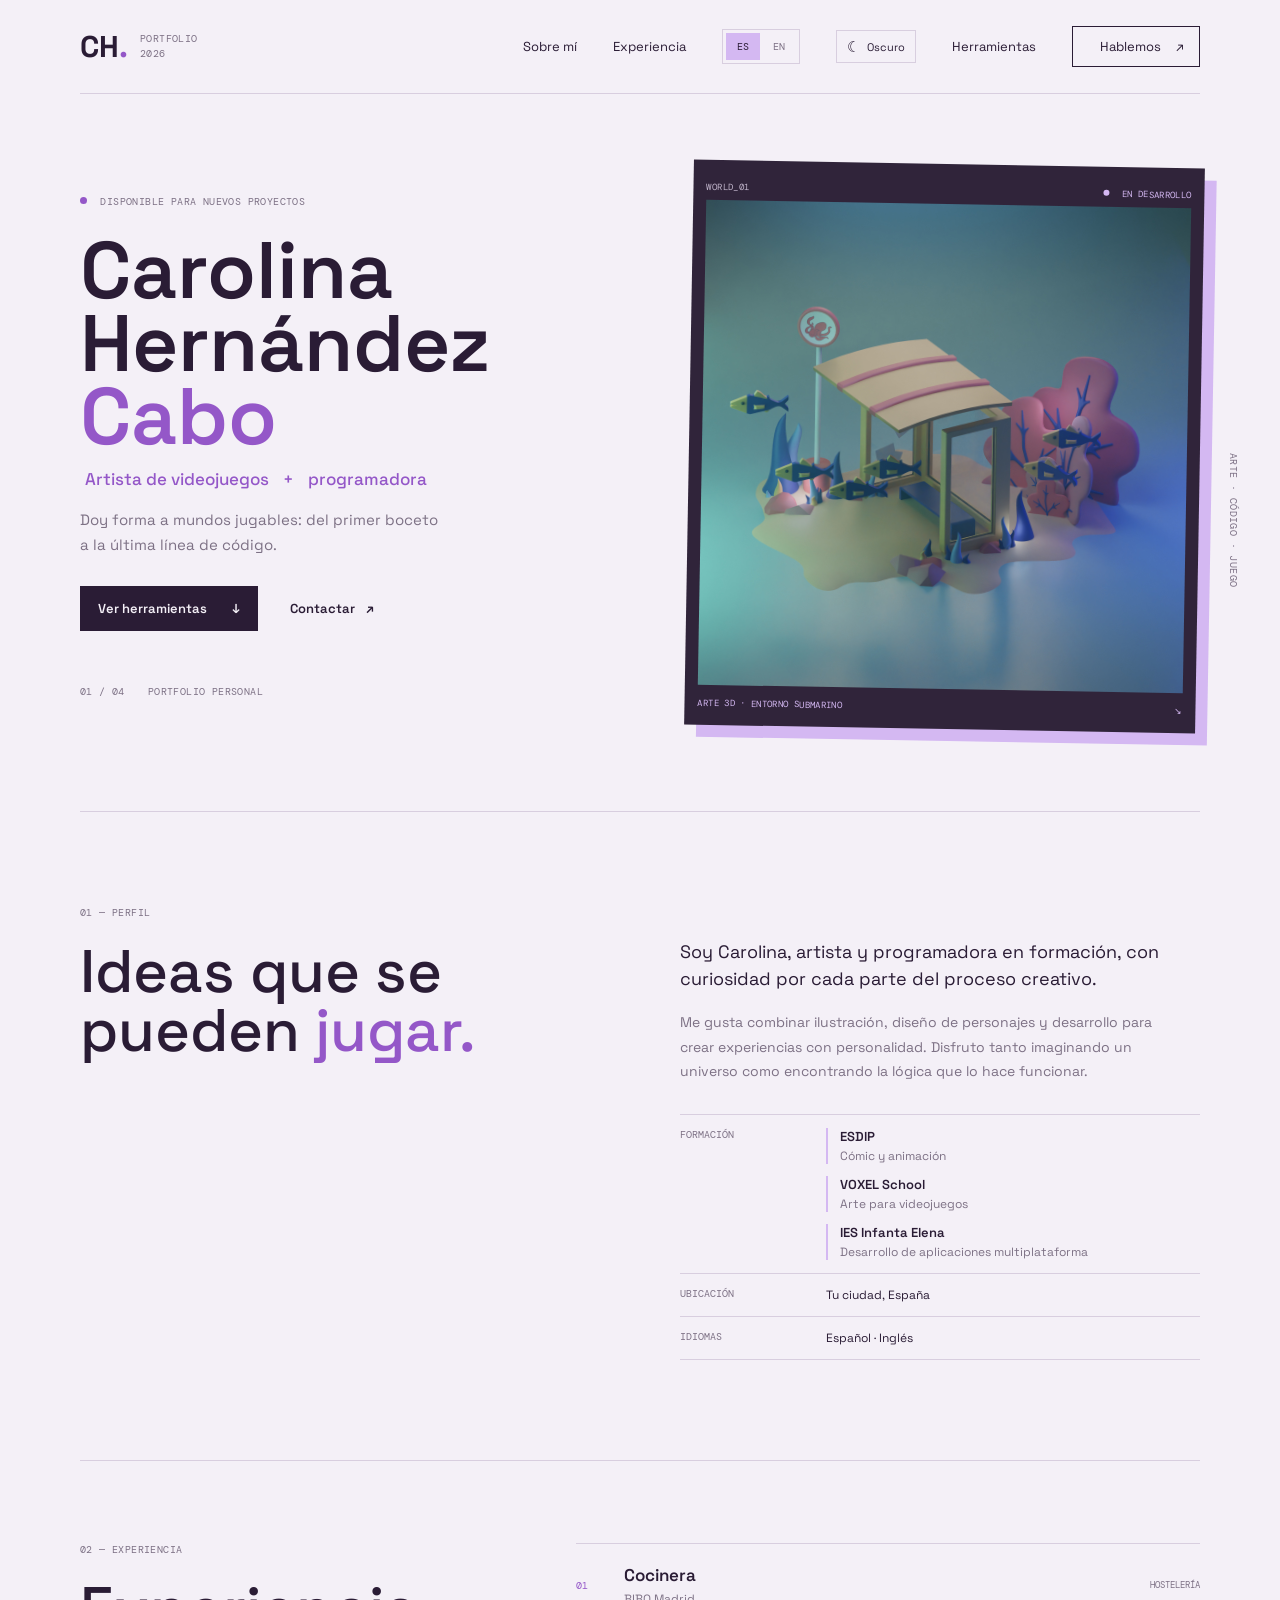
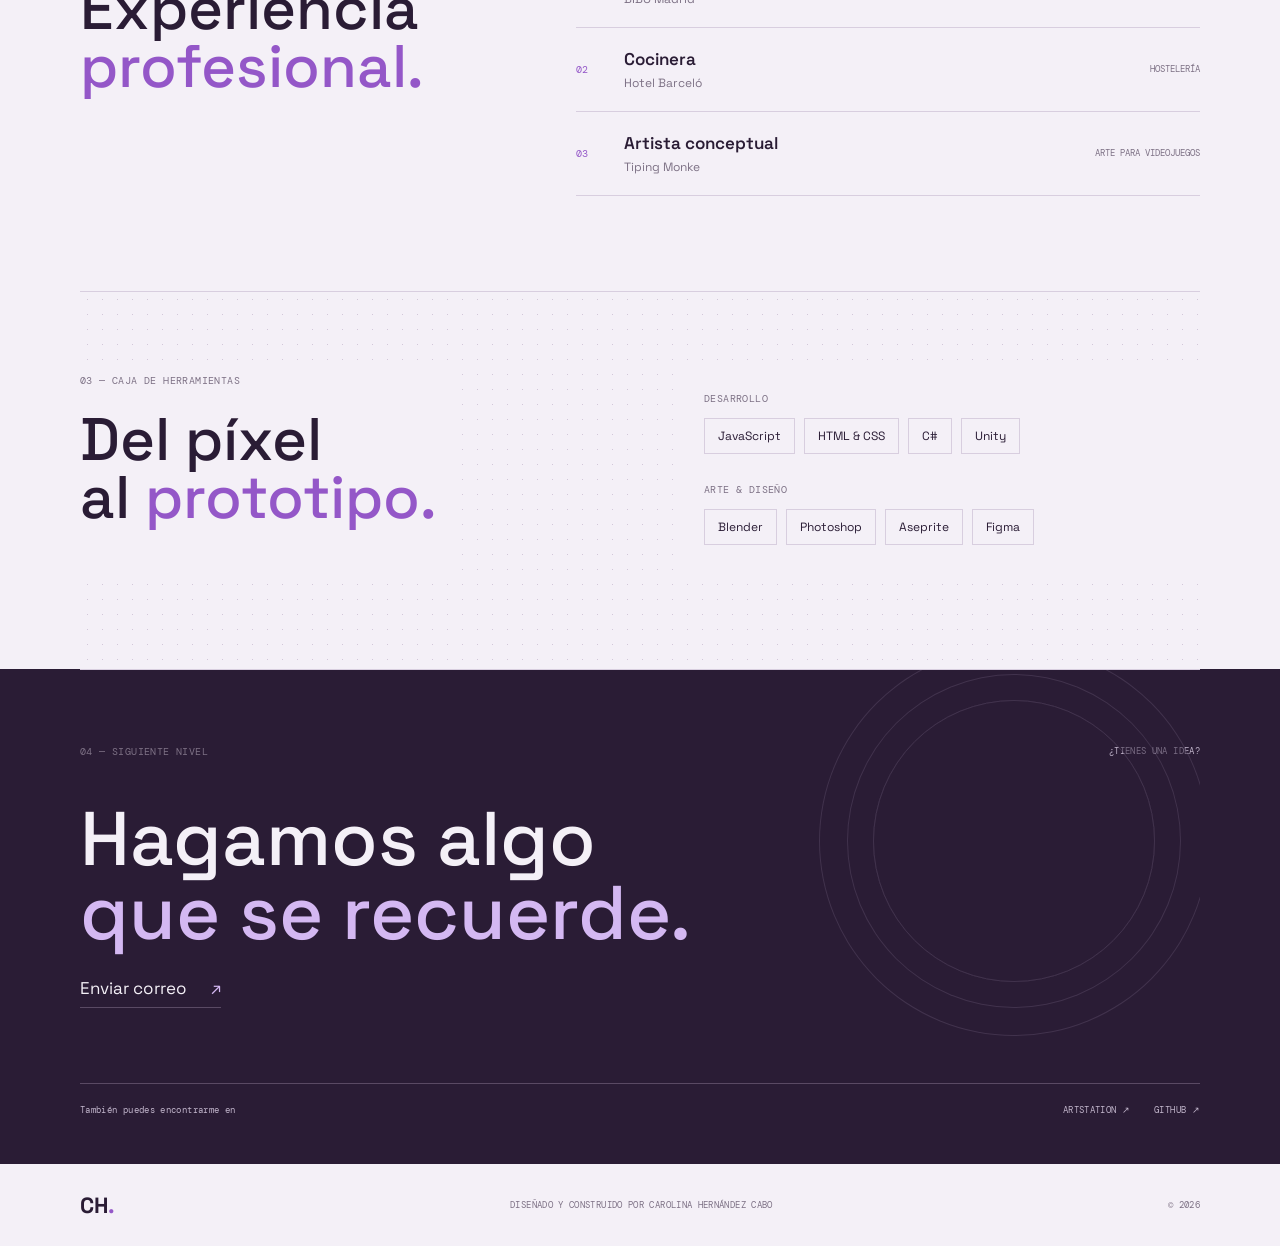
<file: index.html>
<!doctype html>
<html lang="es">
<head>
  <meta charset="utf-8">
  <meta name="viewport" content="width=device-width, initial-scale=1">
  <meta http-equiv="refresh" content="0; url=CV.html">
  <title>Carolina Hernández Cabo | CV</title>
  <script>window.location.replace(new URL('CV.html', window.location.href));</script>
</head>
<body>
  <p>Abriendo el CV. <a href="CV.html">Continuar al CV</a>.</p>
</body>
</html>
</file>
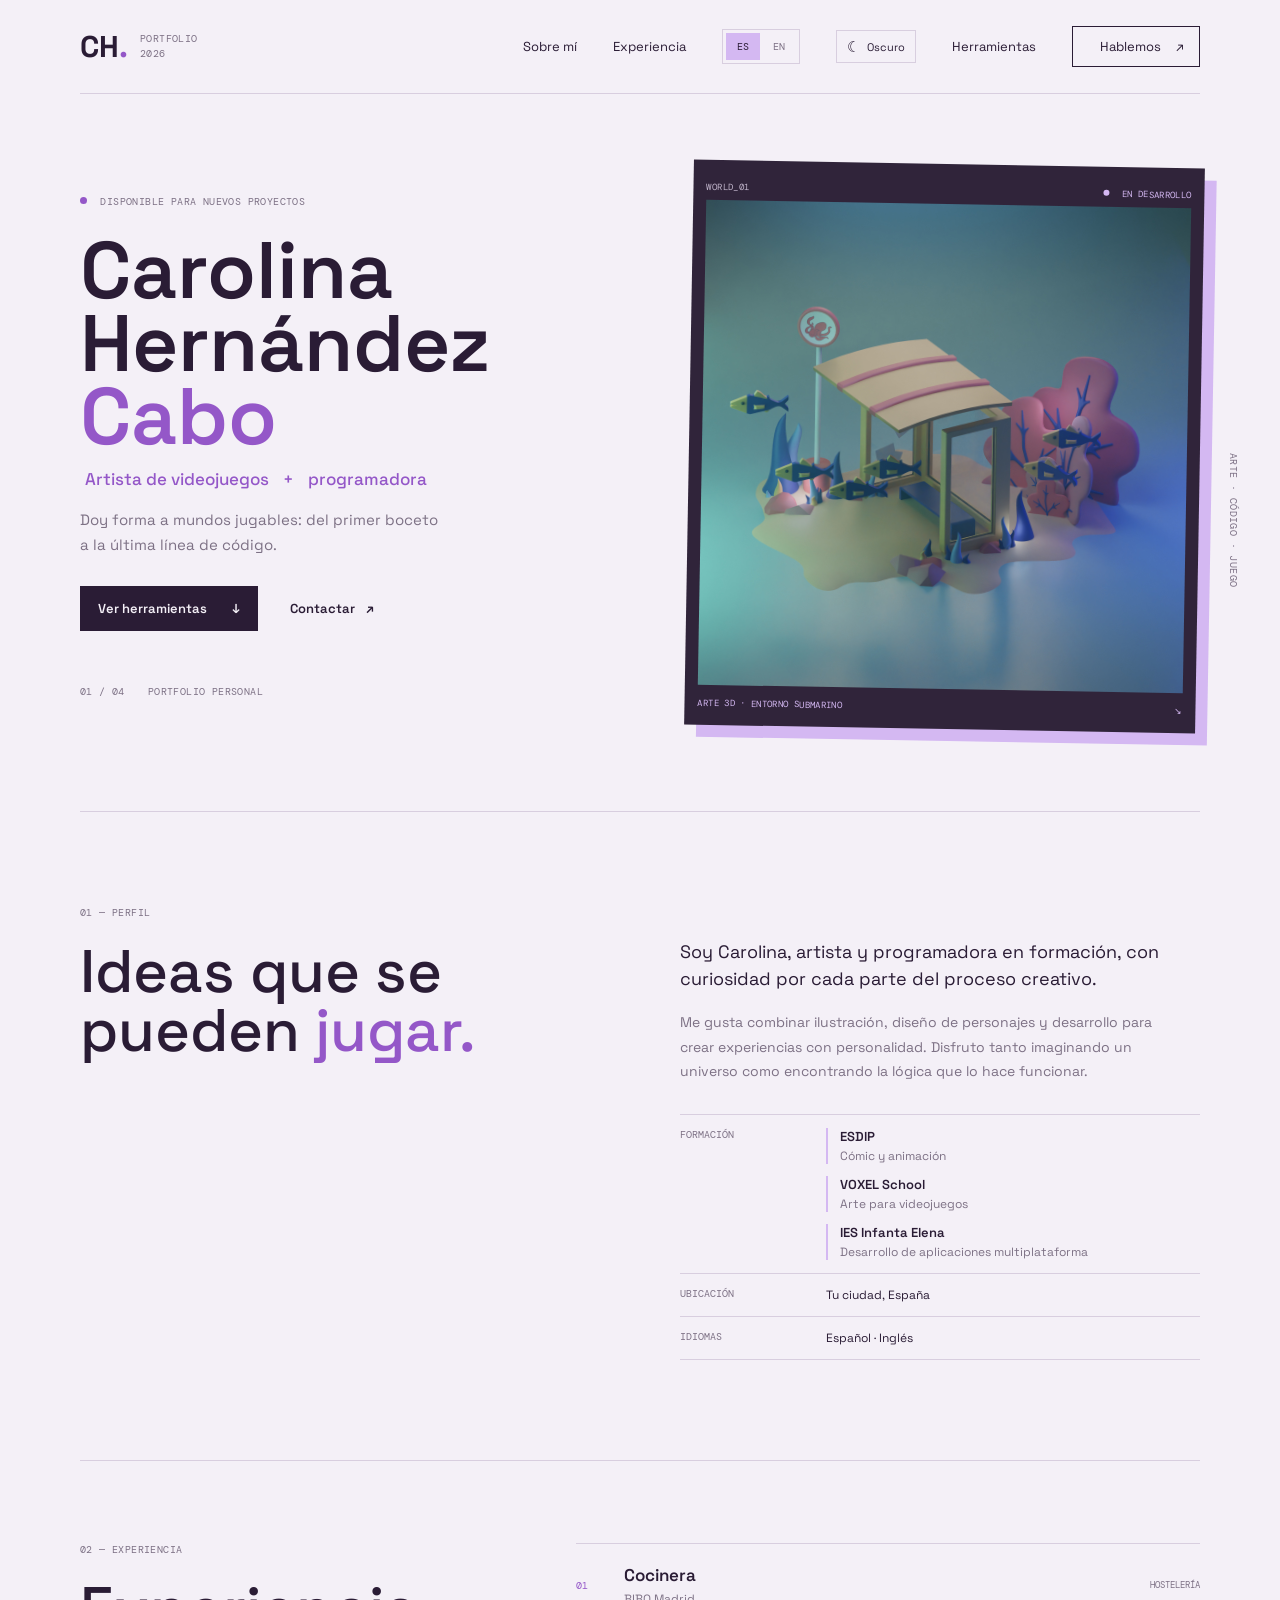
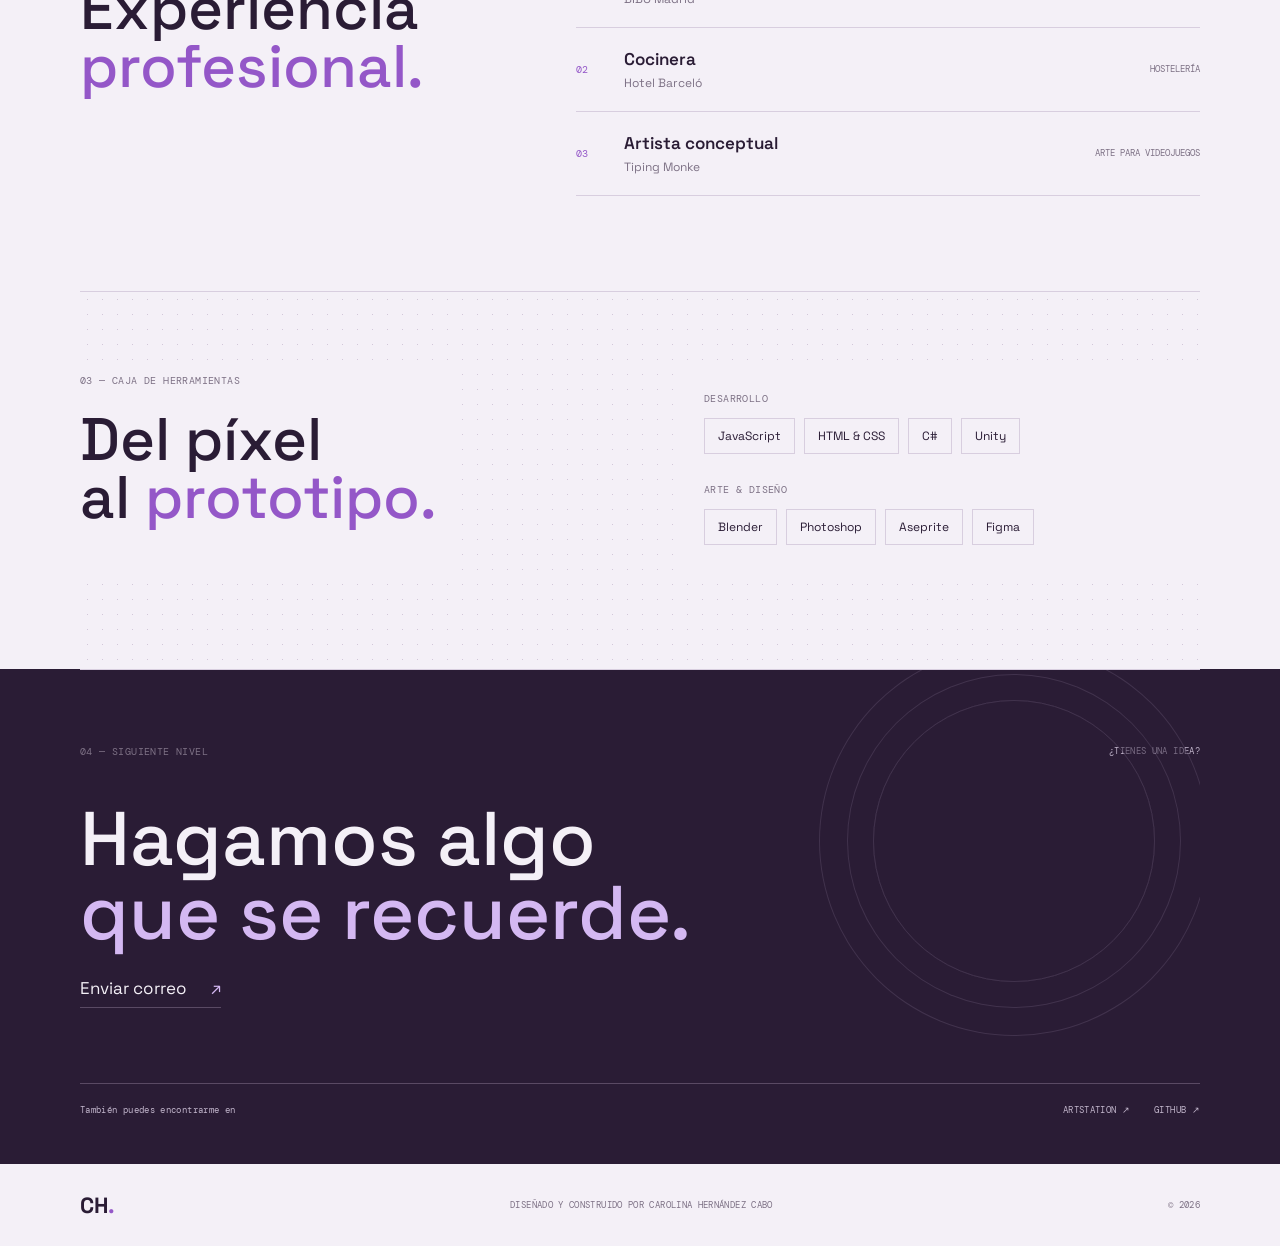
<file: CV.html>
<!doctype html>
<html lang="es">
<head>
	<meta charset="utf-8">
	<meta name="viewport" content="width=device-width, initial-scale=1">
	<meta name="theme-color" content="#f2f0e9">
	<meta name="robots" content="noindex, nofollow, noarchive">
	<meta id="page-description" name="description" content="Portfolio de Carolina Hernández Cabo, artista de videojuegos y programadora.">
	<title data-i18n="page.title">Carolina Hernández Cabo | Artista y programadora</title>
	<link rel="preconnect" href="https://fonts.googleapis.com">
	<link rel="preconnect" href="https://fonts.gstatic.com" crossorigin>
	<link href="https://fonts.googleapis.com/css2?family=DM+Mono:wght@400;500&family=Space+Grotesk:wght@400;500;600;700&display=swap" rel="stylesheet">
	<link rel="stylesheet" href="styles.css">
	<script src="script.js" defer></script>
</head>
<body>
	<header class="site-header">
		<a class="wordmark" href="#inicio" aria-label="Carolina Hernández Cabo, inicio" data-i18n-aria="brand.home">
			<span class="wordmark-mark">CH<span>.</span></span>
			<span class="wordmark-label">PORTFOLIO<br>2026</span>
		</a>
		<button class="menu-toggle" type="button" aria-label="Abrir menú" data-i18n-aria="menu.open" aria-expanded="false" aria-controls="main-nav">
			<span></span><span></span>
		</button>
		<nav class="main-nav" id="main-nav" aria-label="Navegación principal" data-i18n-aria="nav.label">
			<a href="#sobre-mi" data-i18n="nav.about">Sobre mí</a>
			<a href="#experiencia" data-i18n="nav.experience">Experiencia</a>
			<div class="language-switch" role="group" aria-label="Seleccionar idioma" data-i18n-aria="language.label">
				<button type="button" data-language="es" aria-label="Español" aria-pressed="true" data-i18n-aria="language.spanish">ES</button>
				<button type="button" data-language="en" aria-label="Inglés" aria-pressed="false" data-i18n-aria="language.english">EN</button>
			</div>
			<button class="theme-toggle" id="theme-toggle" type="button" aria-label="Cambiar a tema oscuro" title="Cambiar a tema oscuro" aria-pressed="false">
				<span class="theme-icon" aria-hidden="true">☾</span><span class="theme-label">Oscuro</span>
			</button>
			<a href="#herramientas" data-i18n="nav.tools">Herramientas</a>
			<a class="nav-contact" href="#contacto"><span data-i18n="nav.contact">Hablemos</span> <span aria-hidden="true">↗</span></a>
		</nav>
	</header>

	<main>
		<section class="hero page-wrap" id="inicio" aria-labelledby="hero-title">
			<div class="hero-copy">
				<p class="eyebrow"><span class="status-dot"></span> <span data-i18n="hero.availability">DISPONIBLE PARA NUEVOS PROYECTOS</span></p>
				<h1 id="hero-title">Carolina<br>Hernández <span>Cabo</span></h1>
				<p class="hero-role"><span data-i18n="hero.artist">Artista de videojuegos</span> <span>+</span> <span data-i18n="hero.programmer">programadora</span></p>
				<p class="hero-intro" data-i18n="hero.intro">Doy forma a mundos jugables: del primer boceto a la última línea de código.</p>
				<div class="hero-actions">
					<a class="button button-dark" href="#herramientas"><span data-i18n="hero.tools">Ver herramientas</span> <span aria-hidden="true">↓</span></a>
					<a class="text-link" href="#contacto"><span data-i18n="hero.contact">Contactar</span> <span aria-hidden="true">↗</span></a>
				</div>
				<div class="hero-index"><span>01 / 04</span><span data-i18n="hero.portfolio">PORTFOLIO PERSONAL</span></div>
			</div>

			<div class="scene-wrap" aria-label="Ilustración 3D de un entorno submarino" data-i18n-aria="scene.label">
				<div class="scene-topline"><span>WORLD_01</span><span class="scene-live"><i></i> <span data-i18n="scene.status">EN DESARROLLO</span></span></div>
				<img id="scene-image" src="Coralito.jpg" width="2000" height="2000" alt="Escena submarina 3D con un refugio, peces y coral" data-i18n-alt="scene.image">
				<div class="scene-caption"><span data-i18n="scene.caption">ARTE 3D · ENTORNO SUBMARINO</span><span>↘</span></div>
			</div>
			<span class="hero-side-note" aria-hidden="true" data-i18n="hero.sideNote">ARTE · CÓDIGO · JUEGO</span>
		</section>
		<section class="about section-wrap" id="sobre-mi" aria-labelledby="about-title">
			<div class="section-heading">
				<p class="eyebrow" data-i18n="about.label">01 — PERFIL</p>
				<h2 id="about-title" data-i18n-html="about.title">Ideas que se<br>pueden <em>jugar.</em></h2>
			</div>
			<div class="about-copy">
				<p class="about-lead" data-i18n="about.lead">Soy Carolina, artista y programadora en formación, con curiosidad por cada parte del proceso creativo.</p>
				<p data-i18n="about.copy">Me gusta combinar ilustración, diseño de personajes y desarrollo para crear experiencias con personalidad. Disfruto tanto imaginando un universo como encontrando la lógica que lo hace funcionar.</p>
				<div class="about-facts">
					<div class="education-fact">
						<span class="fact-label" data-i18n="about.educationLabel">FORMACIÓN</span>
						<ul class="education-list">
							<li><strong>ESDIP</strong><span data-i18n="about.educationEsdip">Cómic y animación</span></li>
							<li><strong>VOXEL School</strong><span data-i18n="about.educationVoxel">Arte para videojuegos</span></li>
							<li><strong>IES Infanta Elena</strong><span data-i18n="about.educationIes">Desarrollo de aplicaciones multiplataforma</span></li>
						</ul>
					</div>
					<div><span class="fact-label" data-i18n="about.locationLabel">UBICACIÓN</span><span data-i18n="about.location">Galapagar, España</span></div>
					<div><span class="fact-label" data-i18n="about.languagesLabel">IDIOMAS</span><span data-i18n="about.languages">Español · Inglés</span></div>
				</div>
			</div>
		</section>

		<section class="experience section-wrap" id="experiencia" aria-labelledby="experience-title">
			<div class="section-heading">
				<p class="eyebrow" data-i18n="experience.label">02 — EXPERIENCIA</p>
				<h2 id="experience-title" data-i18n-html="experience.title">Experiencia<br><em>profesional.</em></h2>
			</div>
			<ol class="experience-list">
				<li>
					<span class="experience-index">01</span>
					<div class="experience-info"><h3 data-i18n="experience.oneRole">Cocinera</h3><p>BIBO Madrid</p></div>
					<span class="experience-kind" data-i18n="experience.hospitality">HOSTELERÍA</span>
				</li>
				<li>
					<span class="experience-index">02</span>
					<div class="experience-info"><h3 data-i18n="experience.twoRole">Cocinera</h3><p>Hotel Barceló</p></div>
					<span class="experience-kind" data-i18n="experience.hospitality">HOSTELERÍA</span>
				</li>
				<li>
					<span class="experience-index">03</span>
					<div class="experience-info"><h3 data-i18n="experience.threeRole">Artista conceptual</h3><p>Tiping Monke</p></div>
					<span class="experience-kind" data-i18n="experience.art">ARTE PARA VIDEOJUEGOS</span>
				</li>
			</ol>
		</section>

		<section class="toolkit section-wrap" id="herramientas" aria-labelledby="toolkit-title">
			<div class="toolkit-heading">
				<p class="eyebrow" data-i18n="toolkit.label">03 — CAJA DE HERRAMIENTAS</p>
				<h2 id="toolkit-title" data-i18n-html="toolkit.title">Del píxel<br>al <em>prototipo.</em></h2>
			</div>
			<div class="toolkit-groups">
				<div class="toolkit-group"><h3 data-i18n="toolkit.development">DESARROLLO</h3><div class="tool-list"><span>JavaScript</span><span>HTML &amp; CSS</span><span>C#</span><span>Unity</span></div></div>
				<div class="toolkit-group"><h3 data-i18n="toolkit.art">ARTE &amp; DISEÑO</h3><div class="tool-list"><span>Blender</span><span>Photoshop</span><span>Aseprite</span><span>Figma</span></div></div>
			</div>
		</section>

		<section class="contact section-wrap" id="contacto" aria-labelledby="contact-title">
			<div class="contact-topline"><p class="eyebrow" data-i18n="contact.label">04 — SIGUIENTE NIVEL</p><span data-i18n="contact.question">¿TIENES UNA IDEA?</span></div>
			<h2 id="contact-title" data-i18n-html="contact.title">Hagamos algo<br><em>que se recuerde.</em></h2>
			<a class="contact-link" id="contact-email" aria-label="Enviar correo electrónico" data-i18n-aria="contact.emailLink"><span data-i18n="contact.emailLabel">Enviar correo</span><span class="contact-arrow" aria-hidden="true">↗</span></a>
			<div class="contact-bottom"><span data-i18n="contact.socials">También puedes encontrarme en</span><div><a href="https://www.artstation.com/mikamiart28" target="_blank" rel="noreferrer">ARTSTATION ↗</a><a href="https://github.com/LinaHC18" target="_blank" rel="noreferrer">GITHUB ↗</a></div></div>
		</section>
	</main>

	<footer class="site-footer"><a class="footer-mark" href="#inicio">CH<span>.</span></a><span data-i18n="footer.credit">DISEÑADO Y CONSTRUIDO POR CAROLINA HERNÁNDEZ CABO</span><span>© <span id="current-year">2026</span></span></footer>
</body>
</html>
</file>
<file: styles.css>
:root {
  color-scheme: light;
  --paper: #f4f0f7;
  --ink: #2a1c35;
  --muted: #7d7185;
  --line: #d8cedf;
  --acid: #d4b8f2;
  --coral: #9457c8;
  --button-hover: #493553;
  --dot-grid: #d2c7d9;
  --contact-bg: #2a1c35;
  --contact-text: #f4f0f7;
  --contact-muted: #c2b6cc;
  --contact-line: #5a4a64;
  --contact-outline: #5b4b67;
  --mono: 'DM Mono', monospace;
  --sans: 'Space Grotesk', sans-serif;
}

:root[data-theme="dark"] {
  color-scheme: dark;
  --paper: #211a29;
  --ink: #f1e9f6;
  --muted: #b7a9c2;
  --line: #50425a;
  --acid: #b995e4;
  --coral: #d3aff1;
  --button-hover: #d8c0eb;
  --dot-grid: #47374f;
  --contact-bg: #120d16;
  --contact-text: #f3eef7;
  --contact-muted: #c2b5cb;
  --contact-line: #5a4a64;
  --contact-outline: #5b4b67;
}

* { box-sizing: border-box; }
html { scroll-behavior: smooth; }
body { margin: 0; background: var(--paper); color: var(--ink); font-family: var(--sans); }
a { color: inherit; text-decoration: none; }
button { font: inherit; }
.page-wrap, .section-wrap, .site-header, .site-footer { width: min(1120px, calc(100% - 96px)); margin-inline: auto; }
.site-header { height: 94px; display: flex; align-items: center; justify-content: space-between; border-bottom: 1px solid var(--line); }
.wordmark { display: flex; align-items: center; gap: 12px; }
.wordmark-mark, .footer-mark { font-size: 30px; font-weight: 700; letter-spacing: 0; }
.wordmark-mark span, .footer-mark span { color: var(--coral); }
.wordmark-label, .eyebrow, .hero-index, .scene-topline, .scene-caption, .scene-coordinate, .hero-side-note, .section-count, .project-number, .project-tags, .toolkit-group h3, .contact-topline > span, .contact-bottom, .site-footer > span { font-family: var(--mono); font-size: 10px; letter-spacing: .04em; }
.wordmark-label { color: var(--muted); line-height: 1.45; }
.main-nav { display: flex; align-items: center; gap: 36px; font-size: 13px; }
.main-nav a:not(.nav-contact):hover, .text-link:hover { color: var(--coral); }
.language-switch { display: flex; align-items: center; gap: 2px; padding: 3px; border: 1px solid var(--line); }
.language-switch button { min-width: 34px; padding: 7px 8px; border: 0; color: var(--muted); background: transparent; font: 10px var(--mono); cursor: pointer; }
.language-switch button[aria-pressed="true"] { color: var(--ink); background: var(--acid); }
.language-switch button:focus-visible { outline: 2px solid var(--coral); outline-offset: 2px; }
.theme-toggle { display: inline-flex; align-items: center; gap: 7px; padding: 8px 10px; border: 1px solid var(--line); color: var(--ink); background: transparent; font-size: 11px; cursor: pointer; transition: background .2s, color .2s; }
.theme-toggle:hover { background: var(--line); }
.theme-toggle:focus-visible { outline: 2px solid var(--coral); outline-offset: 2px; }
.theme-icon { font-size: 15px; line-height: 1; }
.nav-contact { border: 1px solid var(--ink); padding: 11px 15px; transition: background .2s, color .2s; }
.nav-contact:hover { color: var(--paper); background: var(--ink); }
.nav-contact span { margin-left: 12px; }
.menu-toggle { display: none; }
.hero { position: relative; min-height: 590px; display: grid; grid-template-columns: 1.05fr .95fr; align-items: center; gap: 44px; padding-block: 70px 82px; }
.hero-copy { position: relative; z-index: 1; }
.eyebrow { margin: 0; color: var(--muted); }
.status-dot, .scene-live i { display: inline-block; width: 7px; height: 7px; margin-right: 7px; border-radius: 50%; background: var(--coral); vertical-align: 1px; }
h1, h2, h3, p { margin-top: 0; }
.hero h1 { margin: 26px 0 16px; font-size: 80px; line-height: .91; letter-spacing: 0; font-weight: 600; }
.hero h1 span { color: var(--coral); }
.hero-role { font-size: 17px; font-weight: 500; }
.hero-role span { color: var(--coral); padding-inline: 5px; }
.hero-intro { max-width: 370px; margin: 18px 0 28px; color: var(--muted); font-size: 15px; line-height: 1.65; }
.hero-actions { display: flex; align-items: center; gap: 24px; }
.button { display: inline-flex; gap: 25px; align-items: center; padding: 14px 18px; font-size: 13px; font-weight: 600; }
.button-dark { color: var(--paper); background: var(--ink); transition: transform .2s, background .2s; }
.button-dark:hover { background: var(--button-hover); transform: translateY(-2px); }
.text-link { font-size: 13px; font-weight: 600; }
.text-link span { padding-left: 8px; }
.hero-index { display: flex; gap: 23px; margin-top: 54px; color: var(--muted); }
.scene-wrap { position: relative; padding: 13px; background: #30243a; color: #f4f0f7; box-shadow: 12px 12px 0 var(--acid); transform: rotate(1deg); }
.scene-topline, .scene-caption { display: flex; justify-content: space-between; align-items: center; min-height: 27px; color: var(--contact-muted); font-size: 9px; }
.scene-live { color: var(--acid); }
.scene-live i { width: 6px; height: 6px; background: var(--acid); }
#scene-image { display: block; width: 100%; height: auto; }
.scene-caption { padding-top: 8px; color: var(--acid); }
.scene-coordinate { position: absolute; right: 12px; bottom: -27px; color: var(--muted); font-size: 9px; }
.hero-side-note { position: absolute; right: -40px; top: 50%; writing-mode: vertical-rl; color: var(--muted); }
.section-wrap { border-top: 1px solid var(--line); }
.about { display: grid; grid-template-columns: 1fr 1fr; gap: 80px; padding-block: 94px 100px; }
.section-heading h2, .toolkit-heading h2 { margin: 24px 0 0; font-size: 60px; line-height: .98; letter-spacing: 0; font-weight: 500; }
.section-heading em, .toolkit-heading em, .contact h2 em { color: var(--coral); font-style: normal; }
.about-copy { padding-top: 32px; }
.about-copy p { max-width: 490px; color: var(--muted); font-size: 14px; line-height: 1.75; }
.about-copy .about-lead { color: var(--ink); font-size: 18px; line-height: 1.5; }
.about-facts { margin-top: 30px; border-top: 1px solid var(--line); }
.about-facts div { display: grid; grid-template-columns: 130px 1fr; gap: 16px; padding: 13px 0; border-bottom: 1px solid var(--line); font-size: 12px; }
.fact-label { font: 10px var(--mono); color: var(--muted); }
.education-list { display: grid; gap: 12px; margin: 0; padding: 0; list-style: none; }
.education-list li { display: flex; flex-direction: column; gap: 3px; padding-left: 12px; border-left: 2px solid var(--acid); }
.education-list strong { font-size: 13px; font-weight: 600; }
.education-list li span { color: var(--muted); font-size: 12px; }
.experience { display: grid; grid-template-columns: .8fr 1.2fr; gap: 80px; padding-block: 82px 95px; }
.experience-list { margin: 0; padding: 0; border-top: 1px solid var(--line); list-style: none; }
.experience-list li { display: grid; grid-template-columns: 32px minmax(0, 1fr) auto; align-items: center; gap: 16px; padding: 20px 0; border-bottom: 1px solid var(--line); }
.experience-index { color: var(--coral); font: 10px var(--mono); }
.experience-info h3 { margin: 0 0 5px; font-size: 17px; font-weight: 600; }
.experience-info p { margin: 0; color: var(--muted); font-size: 12px; }
.experience-kind { color: var(--muted); font: 9px var(--mono); }
.toolkit { display: grid; grid-template-columns: 1fr 1fr; gap: 80px; padding-block: 82px 95px; background-image: radial-gradient(var(--dot-grid) .7px, transparent .7px); background-size: 15px 15px; }
.toolkit-heading, .toolkit-groups { background: var(--paper); }
.toolkit-heading { width: fit-content; padding: 0 24px 18px 0; }
.toolkit-groups { padding: 18px 0 0 24px; }
.toolkit-group { margin-bottom: 29px; }
.toolkit-group h3 { margin-bottom: 13px; color: var(--muted); font-weight: 400; }
.tool-list { display: flex; flex-wrap: wrap; gap: 9px; }
.tool-list span { padding: 9px 13px; border: 1px solid var(--line); font-size: 12px; }
.contact { position: relative; overflow: hidden; padding-block: 75px 48px; color: var(--contact-text); background: var(--contact-bg); box-shadow: 50vw 0 var(--contact-bg), -50vw 0 var(--contact-bg); }
.contact::after { position: absolute; content: ''; width: 280px; height: 280px; right: 4%; top: 30px; border: 1px solid var(--contact-outline); border-radius: 50%; box-shadow: 0 0 0 25px var(--contact-bg), 0 0 0 26px var(--contact-outline), 0 0 0 53px var(--contact-bg), 0 0 0 54px var(--contact-outline); opacity: .48; pointer-events: none; }
.contact-topline { display: flex; justify-content: space-between; color: var(--contact-muted); }
.contact-topline > span { font-size: 9px; }
.contact h2 { position: relative; z-index: 1; margin: 44px 0 26px; font-size: 76px; line-height: .98; letter-spacing: 0; font-weight: 500; }
.contact h2 em { color: var(--acid); }
.contact-link { position: relative; z-index: 1; display: inline-flex; gap: 24px; align-items: center; padding-bottom: 8px; border-bottom: 1px solid var(--contact-line); font-size: 17px; }
.contact-link .contact-arrow { color: var(--acid); }
.contact-bottom { display: flex; justify-content: space-between; align-items: center; margin-top: 75px; padding-top: 20px; border-top: 1px solid var(--contact-line); color: var(--contact-muted); font-size: 9px; }
.contact-bottom div { display: flex; gap: 24px; }
.contact-bottom a:hover { color: var(--acid); }
.site-footer { min-height: 82px; display: flex; justify-content: space-between; align-items: center; color: var(--muted); }
.footer-mark { color: var(--ink); font-family: var(--sans); font-size: 22px; }
.site-footer > span { font-size: 9px; }

@media (max-width: 760px) {
  .page-wrap, .section-wrap, .site-header, .site-footer { width: min(100% - 40px, 560px); }
  .site-header { height: 76px; }
  .menu-toggle { z-index: 4; display: grid; width: 42px; height: 42px; align-content: center; gap: 6px; padding: 10px; border: 1px solid var(--line); background: transparent; }
  .menu-toggle span { display: block; height: 1px; background: var(--ink); transition: transform .2s; }
  .menu-toggle[aria-expanded="true"] span:first-child { transform: translateY(3.5px) rotate(45deg); }
  .menu-toggle[aria-expanded="true"] span:last-child { transform: translateY(-3.5px) rotate(-45deg); }
  .main-nav { position: absolute; z-index: 3; top: 75px; right: 20px; left: 20px; display: none; align-items: stretch; gap: 0; padding: 8px 18px; border: 1px solid var(--line); background: var(--paper); }
  .main-nav.is-open { display: flex; flex-direction: column; }
  .main-nav a { padding: 15px 0; border-bottom: 1px solid var(--line); }
  .main-nav a:last-child { border-bottom: 0; }
  .language-switch { align-self: flex-start; margin: 10px 0; }
  .theme-toggle { align-self: flex-start; margin: 0 0 10px; }
  .nav-contact { border: 0; padding-inline: 0; }
  .hero { grid-template-columns: minmax(0, 1fr); gap: 44px; padding-block: 58px 75px; }
  .hero h1 { font-size: 50px; }
  .hero-index { margin-top: 35px; }
  .scene-wrap { width: min(100% - 15px, 480px); margin-inline: auto; }
  .hero-side-note { right: -13px; font-size: 8px; }
  .about, .toolkit { grid-template-columns: 1fr; gap: 25px; padding-block: 65px; }
  .experience { grid-template-columns: minmax(0, 1fr); gap: 25px; padding-block: 65px; }
  .about-copy { padding-top: 0; }
  .about-facts .education-fact { grid-template-columns: 1fr; gap: 10px; }
  .section-heading h2, .toolkit-heading h2 { font-size: 50px; }
  .toolkit-groups { padding: 0; }
  .contact { padding-block: 58px 36px; }
  .contact::after { width: 160px; height: 160px; right: -70px; top: 100px; }
  .contact h2 { font-size: 48px; }
  .contact-bottom { align-items: flex-start; gap: 20px; flex-direction: column; margin-top: 55px; }
  .contact-bottom div { flex-wrap: wrap; gap: 15px; }
  .site-footer { min-height: 76px; gap: 12px; }
  .site-footer > span { font-size: 8px; }
  .site-footer > span:nth-child(2) { max-width: 150px; text-align: center; }
}

@media (prefers-reduced-motion: reduce) {
  *, *::before, *::after { scroll-behavior: auto !important; transition-duration: .01ms !important; }
}

@media (max-width: 360px) {
  .hero-actions { flex-wrap: wrap; gap: 12px; }
  .hero h1 { font-size: 40px; }
  .experience .section-heading h2 { font-size: 34px; }
  .experience-list li { grid-template-columns: 24px minmax(0, 1fr); gap: 10px; }
  .experience-kind { grid-column: 2; grid-row: 2; }
  .toolkit-heading { width: auto; padding-right: 0; }
  .toolkit-heading h2 { font-size: 40px; }
}
</file>
